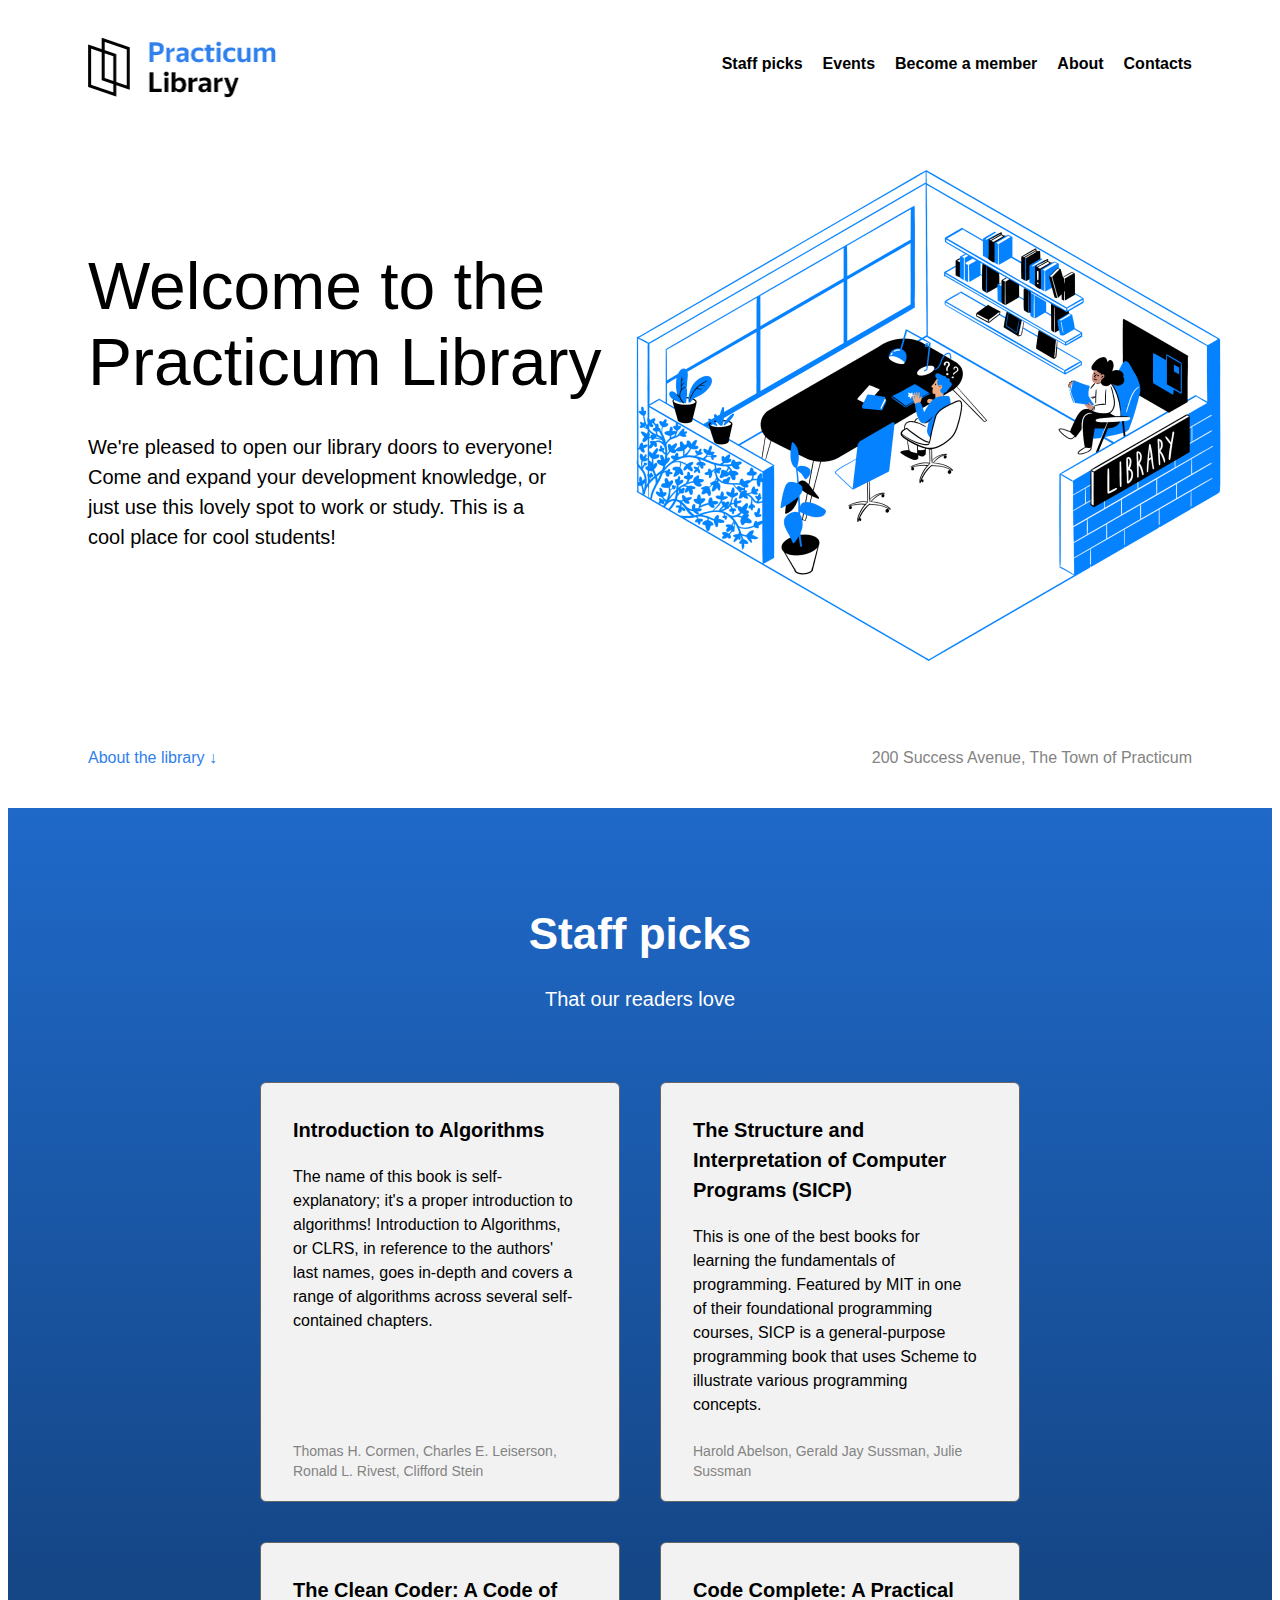
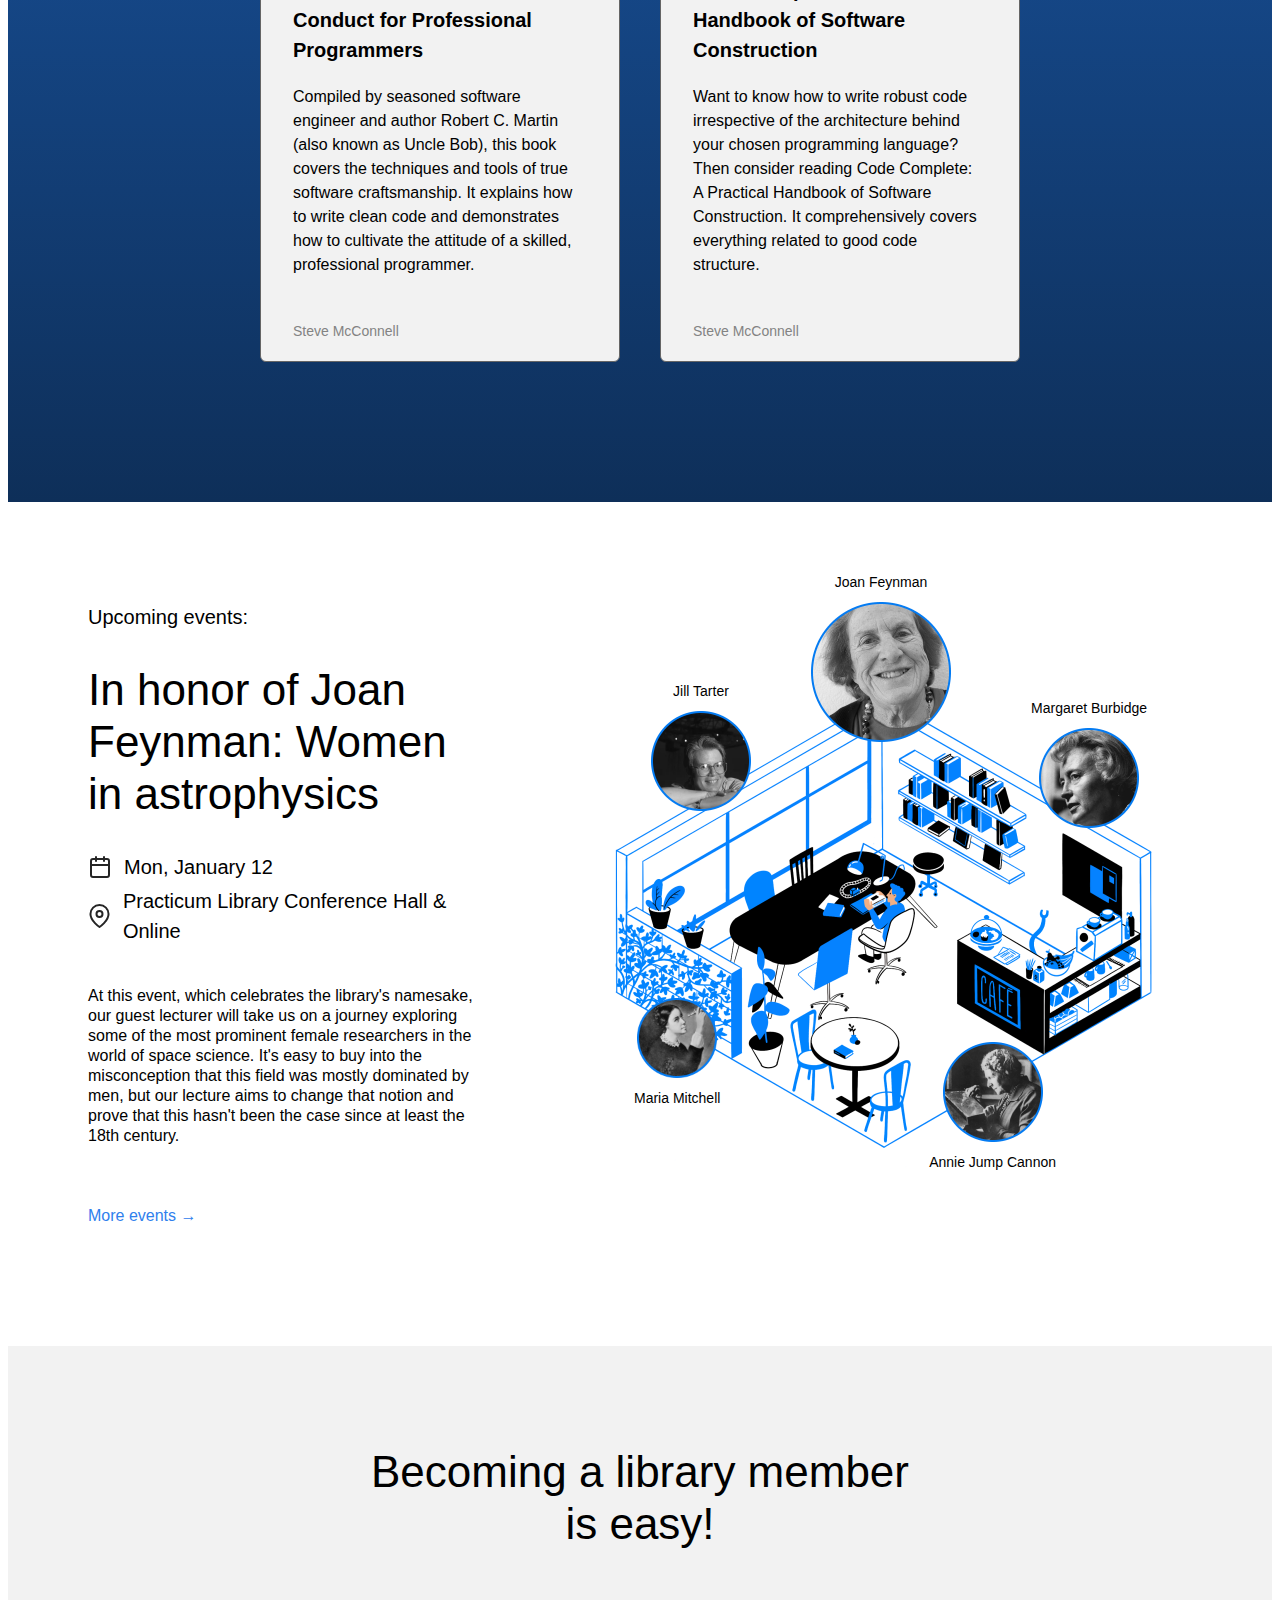
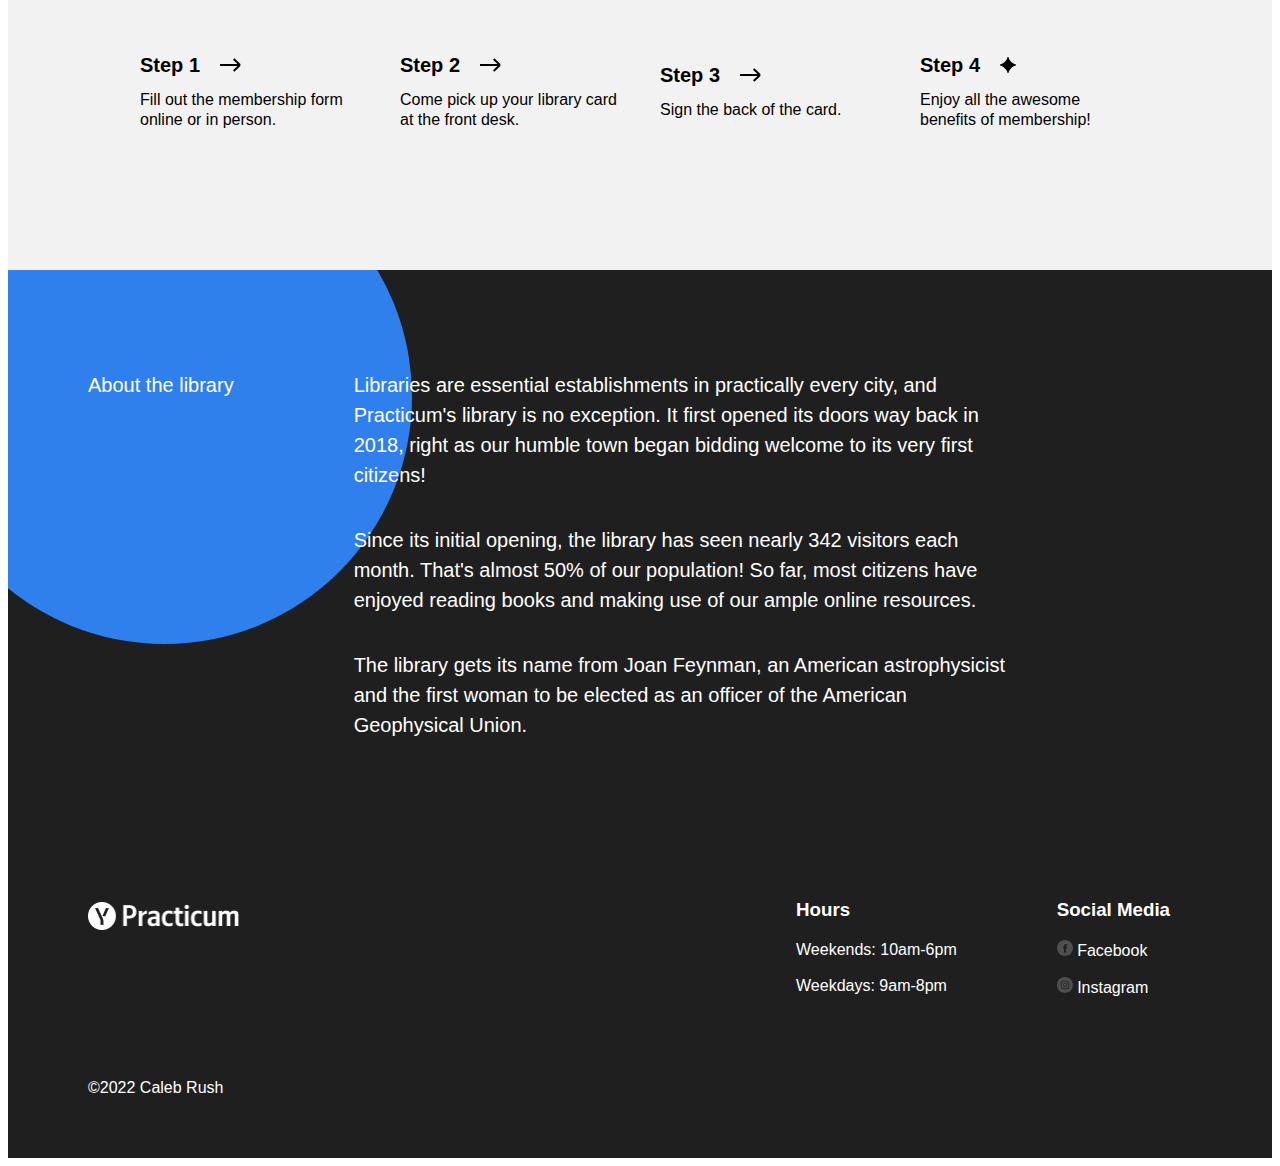
<file: index.html>
<!DOCTYPE html>
<html lang="en">
  <head>
    <meta charset="UTF-8" />
    <meta name="viewport" content="width=device-width, initial-scale=1.0" />
    <title>Practicum Library</title>
    <link rel="stylesheet" href="./styles/normalize.css" />
    <link rel="stylesheet" href="./styles/style.css" />
  </head>

  <body>
    <div class="page">
      <header class="header">
        <nav class="nav">
          <img
            src="./images/logo.png"
            alt="Practicum Library Logo"
            class="logo"
          />
          <ul class="nav__links">
            <li>
              <a class="nav__link" href="#staff">Staff picks</a>
            </li>
            <li>
              <a class="nav__link" href="#events">Events</a>
            </li>
            <li>
              <a class="nav__link" href="#membership">Become a member</a>
            </li>
            <li>
              <a class="nav__link" href="#about">About</a>
            </li>
            <li>
              <a class="nav__link" href="#footer">Contacts</a>
            </li>
          </ul>
        </nav>
        <h1 class="header__title">Welcome to the Practicum Library</h1>
        <p class="header__description">
          We're pleased to open our library doors to everyone! Come and expand
          your development knowledge, or just use this lovely spot to work or
          study. This is a cool place for cool students!
        </p>
        <img
          src="./images/inside_the_library.png"
          alt="Illustration 'Inside the library'"
          class="header__image"
        />
        <div class="header__footer">
          <a class="header__link" href="#about">About the library &darr;</a>
          <p class="header__address">
            200 Success Avenue, The Town of Practicum
          </p>
        </div>
      </header>

      <main class="content">
        <section class="staff" id="staff">
          <h2 class="staff__title">Staff picks</h2>
          <p class="staff__subtitle">That our readers love</p>
          <ul class="staff__cards">
            <li class="card">
              <div class="card__content">
                <h3 class="card__title">Introduction to Algorithms</h3>
                <p class="card__text">
                  The name of this book is self-explanatory; it's a proper
                  introduction to algorithms! Introduction to Algorithms, or
                  CLRS, in reference to the authors' last names, goes in-depth
                  and covers a range of algorithms across several self-contained
                  chapters.
                </p>
                <p class="card__footer">
                  Thomas H. Cormen, Charles E. Leiserson, Ronald L. Rivest,
                  Clifford Stein
                </p>
              </div>
            </li>

            <li class="card">
              <div class="card__content">
                <h3 class="card__title">
                  The Structure and Interpretation of Computer Programs (SICP)
                </h3>
                <p class="card__text">
                  This is one of the best books for learning the fundamentals of
                  programming. Featured by MIT in one of their foundational
                  programming courses, SICP is a general-purpose programming
                  book that uses Scheme to illustrate various programming
                  concepts.
                </p>
                <p class="card__footer">
                  Harold Abelson, Gerald Jay Sussman, Julie Sussman
                </p>
              </div>
            </li>

            <li class="card">
              <div class="card__content">
                <h3 class="card__title">
                  The Clean Coder: A Code of Conduct for Professional
                  Programmers
                </h3>
                <p class="card__text">
                  Compiled by seasoned software engineer and author Robert C.
                  Martin (also known as Uncle Bob), this book covers the
                  techniques and tools of true software craftsmanship. It
                  explains how to write clean code and demonstrates how to
                  cultivate the attitude of a skilled, professional programmer.
                </p>
                <p class="card__footer">Steve McConnell</p>
              </div>
            </li>

            <li class="card">
              <div class="card__content">
                <h3 class="card__title">
                  Code Complete: A Practical Handbook of Software Construction
                </h3>
                <p class="card__text">
                  Want to know how to write robust code irrespective of the
                  architecture behind your chosen programming language? Then
                  consider reading Code Complete: A Practical Handbook of
                  Software Construction. It comprehensively covers everything
                  related to good code structure.
                </p>
                <p class="card__footer">Steve McConnell</p>
              </div>
            </li>
          </ul>
        </section>

        <section class="events" id="events">
          <div class="events__content">
            <h3 class="events__heading">Upcoming events:</h3>
            <h2 class="events__title">
              In honor of Joan Feynman: Women in astrophysics
            </h2>
            <div class="event-info events__info-section">
              <div class="event-info__item">
                <div
                  class="event-info__icon event-info__icon_type_calendar"
                ></div>
                <p class="event-info__text">Mon, January 12</p>
              </div>
              <div class="event-info__item">
                <div class="event-info__icon event-info__icon_type_pin"></div>
                <p class="event-info__text">
                  Practicum Library Conference Hall & Online
                </p>
              </div>
            </div>
            <p class="events__description">
              At this event, which celebrates the library's namesake, our guest
              lecturer will take us on a journey exploring some of the most
              prominent female researchers in the world of space science. It's
              easy to buy into the misconception that this field was mostly
              dominated by men, but our lecture aims to change that notion and
              prove that this hasn't been the case since at least the 18th
              century.
            </p>
            <a href="#" class="events__more">More events &rarr;</a>
          </div>
          <div class="events__cover">
            <img
              class="events__image"
              src="./images/cafe.png"
              alt="Illustration 'Inside the cafe'"
            />
            <div class="person person_name_feynman">
              <p class="person__caption">Joan Feynman</p>
              <img
                class="person__image person__image_size_l"
                src="./images/person_feynman.png"
                alt="Picture of Joan Feynman"
              />
            </div>
            <div class="person person_name_burbidge">
              <p class="person__caption">Margaret Burbidge</p>
              <img
                class="person__image person__image_size_m"
                src="./images/person_burbidge.png"
                alt="Picture of Maragret Burbidge"
              />
            </div>
            <div class="person person_name_cannon">
              <img
                class="person__image person__image_size_m"
                src="./images/person_cannon.png"
                alt="Picture of Annie Jump Cannon"
              />
              <p class="person__caption">Annie Jump Cannon</p>
            </div>
            <div class="person person_name_mitchell">
              <img
                class="person__image person__image_size_s"
                src="./images/person_mitchell.png"
                alt="Picture of Maria Mitchell"
              />
              <p class="person__caption">Maria Mitchell</p>
            </div>
            <div class="person person_name_tarter">
              <p class="person__caption">Jill Tarter</p>
              <img
                class="person__image person__image_size_m"
                src="./images/person_tarter.png"
                alt="Picture of Jill Tarter"
              />
            </div>
          </div>
        </section>

        <section class="membership" id="membership">
          <h2 class="membership__title">Becoming a library member is easy!</h2>
          <ul class="membership__steps">
            <li class="step">
              <h3 class="step__title">
                Step 1
                <img
                  src="./images/icon_step_forward.svg"
                  alt="icon forward"
                  class="step__icon"
                />
              </h3>
              <p class="step__description">
                Fill out the membership form online or in person.
              </p>
            </li>
            <li class="step">
              <h3 class="step__title">
                Step 2
                <img
                  src="./images/icon_step_forward.svg"
                  alt="icon forward"
                  class="step__icon"
                />
              </h3>
              <p class="step__description">
                Come pick up your library card at the front desk.
              </p>
            </li>
            <li class="step">
              <h3 class="step__title">
                Step 3
                <img
                  src="./images/icon_step_forward.svg"
                  alt="icon forward"
                  class="step__icon"
                />
              </h3>
              <p class="step__description">Sign the back of the card.</p>
            </li>
            <li class="step">
              <h3 class="step__title">
                Step 4
                <img
                  src="./images/icon_step_finish.svg"
                  alt="icon finish"
                  class="step__icon"
                />
              </h3>
              <p class="step__description">
                Enjoy all the awesome benefits of membership!
              </p>
            </li>
          </ul>
        </section>
        <section class="about" id="about">
          <h2 class="about__title">About the library</h2>
          <div class="about__content">
            <p class="about__paragraph">
              Libraries are essential establishments in practically every city,
              and Practicum's library is no exception. It first opened its doors
              way back in 2018, right as our humble town began bidding welcome
              to its very first citizens!
            </p>
            <p class="about__paragraph">
              Since its initial opening, the library has seen nearly 342
              visitors each month. That's almost 50% of our population! So far,
              most citizens have enjoyed reading books and making use of our
              ample online resources.
            </p>
            <p class="about__paragraph">
              The library gets its name from Joan Feynman, an American
              astrophysicist and the first woman to be elected as an officer of
              the American Geophysical Union.
            </p>
          </div>
          <div class="about__circle"></div>
        </section>
      </main>
      <footer class="footer" id="footer">
        <div class="footer__columns">
          <img
            class="footer__logo"
            src="./images/logo_white.png"
            alt="Practicum Library Logo"
          />
          <div class="footer__column footer__column_content_hours">
            <h3 class="footer__column-heading">Hours</h3>
            <ul class="footer__list">
              <li class="footer__list-item">Weekends: 10am-6pm</li>
              <li class="footer__list-item">Weekdays: 9am-8pm</li>
            </ul>
          </div>
          <div class="footer__column footer__column_content_social">
            <h3 class="footer__column-heading">Social Media</h3>
            <ul class="footer__list">
              <li class="footer__list-item">
                <a class="footer__column-link" href="#">
                  <img
                    class="footer__social-icon"
                    src="./images/facebook_white.svg"
                    alt="Facebook Logo"
                  />
                  Facebook
                </a>
              </li>
              <li class="footer__list-item">
                <a class="footer__column-link" href="#">
                  <img
                    class="footer__social-icon"
                    src="./images/instagram_white.svg"
                    alt="Instagram Logo"
                  />
                  Instagram
                </a>
              </li>
            </ul>
          </div>
        </div>
        <p class="footer__copyright">&copy;2022 Caleb Rush</p>
      </footer>
    </div>
  </body>
</html>
</file>
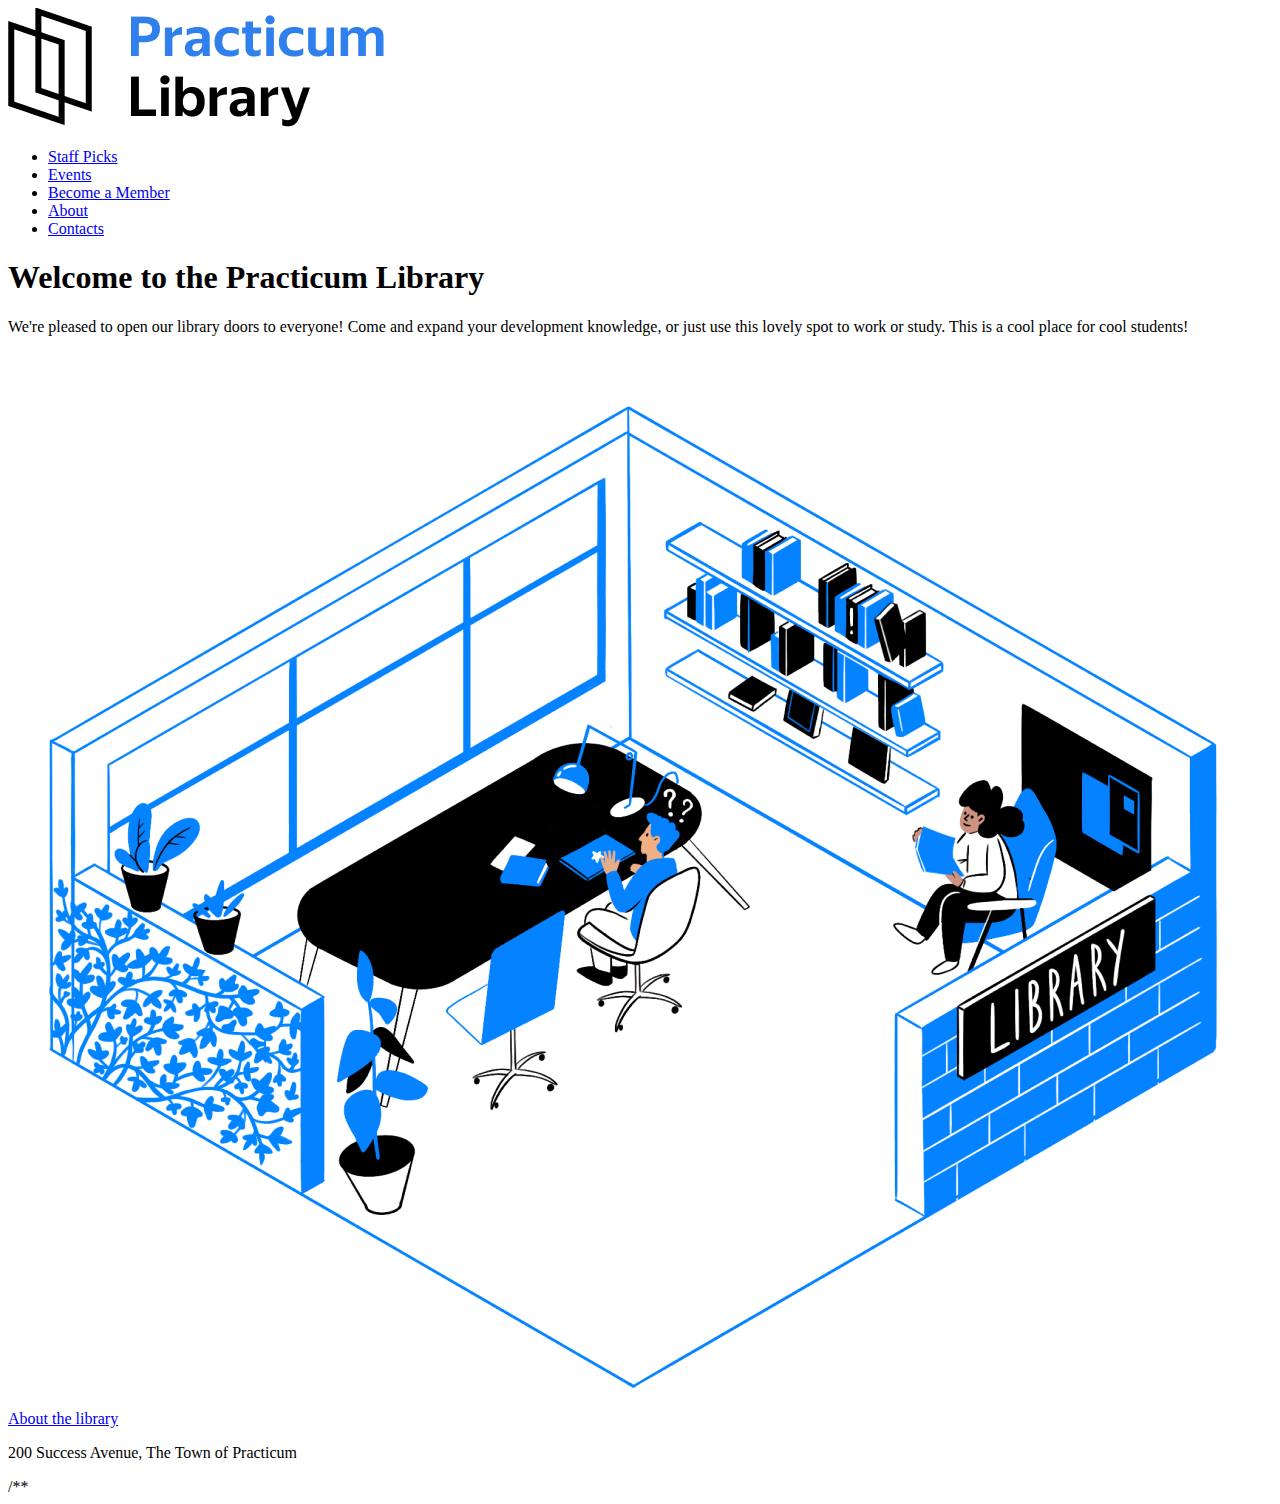
<file: index2.html>
<!DOCTYPE html>
<html lang="en">
  <head>
    <meta charset="UTF-8" />
    <meta http-equiv="X-UA-Compatible" content="IE=edge" />
    <meta name="viewport" content="width=device-width, initial-scale=1.0" />
    <title>Practicum Library</title>
  </head>

  <body>
    <div class="page">
      <header class="header">
        <nav class="nav">
          <img
            src="./images/logo.png"
            alt="Practicum Library Logo"
            class="logo"
          />
          <ul class="nav__links">
            <li><a href="#staff" class="nav__link">Staff Picks</a></li>
            <li><a href="#events" class="nav__link">Events</a></li>
            <li><a href="#membership" class="nav__link">Become a Member</a></li>
            <li><a href="#about" class="nav__link">About</a></li>
            <li><a href="#footer" class="nav__link">Contacts</a></li>
          </ul>
        </nav>
        <h1 class="header__title">Welcome to the Practicum Library</h1>
        <p class="header__description">
          We're pleased to open our library doors to everyone! Come and expand
          your development knowledge, or just use this lovely spot to work or
          study. This is a cool place for cool students!
        </p>
        <img
          src="./images/inside_the_library.png"
          alt="Illustration 'Inside the Library"
          class="header__image"
        />
        <div class="header__footer">
          <a href="#about" class="header__link">About the library</a>
          <p class="header__address">
            200 Success Avenue, The Town of Practicum
          </p>
        </div>
      </header>
    </div>
    /**
  </body>
</html>
</file>
<file: styles/style.css>
.page {
  min-width: 1100px;
  max-width: 1600px;
  margin: 0 auto;
  font-family: "Helvetica Neue", Arial, sans-serif;
  font-size: 16px;
  line-height: 20px;
}

.header {
  height: 100vh;
  min-height: 720px;
  max-height: 800px;
  padding-top: 30px;
  padding-left: 80px;
  padding-right: 80px;
  position: relative;
  box-sizing: border-box;
}

.nav {
  display: flex;
  justify-content: space-between;
  align-items: center;
}

.logo {
  width: 196px;
  height: 60px;
}

.nav__links {
  list-style: none;
  padding-left: 0;
  margin-top: 8px;
  display: flex;
  align-items: center;
  column-gap: 20px;
}

.nav__link {
  color: #000000;
  text-decoration: none;
  font-weight: bold;
}

.nav__link:hover {
  color: #1f69c9;
}

.header__title {
  font-size: 66px;
  line-height: 76px;
  font-weight: 500;
  margin: 150px 0 0;
  max-width: 544px;
}

.header__description {
  font-size: 20px;
  line-height: 30px;
  margin: 32px 0 0;
  max-width: 465px;
}

.header__image {
  /* Write styles here */
  z-index: 1;
  max-width: 636px;
  position: absolute;
  top: 135px;
  right: 20px;
}

.header__footer {
  position: absolute;
  left: 0;
  bottom: 40px;
  width: 100%;
  display: flex;
  align-items: center;
  padding: 40px 80px 0;
  justify-content: space-between;
  box-sizing: border-box;
}

.header__link {
  color: #2f80ed;
  text-decoration: none;
}

.header__link:hover {
  color: #1f69c9;
}

.header__address {
  margin: 0;
  color: #838383;
}

.staff {
  padding-top: 100px;
  padding-bottom: 140px;
  background-image: linear-gradient(#1f69c9, #0e2f59);
  background-color: #0e2f59;
}

.staff__title {
  text-align: center;
  font-size: 44px;
  line-height: 52px;
  margin: 0 0 24px;
  color: #fff;
}

.staff__subtitle {
  text-align: center;
  font-size: 20px;
  line-height: 30px;
  font-weight: 400;
  margin: 24px 0 0;
  color: #fff;
}

.staff__cards {
  max-width: 760px;
  margin: 68px auto 0 auto;
  display: flex;
  flex-wrap: wrap;
  justify-content: space-between;
  row-gap: 40px;
  list-style: none;
  padding: 0;
}

.card {
  background-color: #f2f2f2;
  border: 1px solid #666;
  border-radius: 6px;
  padding: 32px 40px 20px 32px;
  box-sizing: border-box;
  width: 360px;
  height: 420px;
}

.card__content {
  width: 100%;
  height: 100%;
  display: flex;
  flex-direction: column;
}

.card__title {
  font-size: 20px;
  line-height: 30px;
  font-weight: 700;
  margin: 0;
}

.card__text {
  margin: 20px 0 0;
  font-size: 16px;
  line-height: 24px;
}

.card__footer {
  margin: 0;
  font-size: 14px;
  line-height: 20px;
  color: #838383;
  margin-top: auto;
}

.events {
  padding: 100px 0 120px 80px;
  display: flex;
  align-items: start;
  justify-content: space-between;
  box-sizing: border-box;
}

.events__content {
  flex-basis: 580px;
}

.events__heading {
  font-size: 20px;
  font-weight: 500;
  line-height: 30px;
  margin: 0;
}

.events__title {
  font-size: 44px;
  font-weight: 500;
  line-height: 52px;
  margin: 32px 0;
}

.events__info-section {
  margin-top: 32px;
}

.event-info__item {
  display: flex;
  align-items: center;
  margin-bottom: 4px;
  font-weight: 500;
}

.event-info__icon {
  background-repeat: no-repeat;
  background-position: center;
  margin-right: 12px;
  width: 24px;
  height: 24px;
}

.event-info__icon_type_calendar {
  background-image: url(../images/icon_calendar.svg);
}

.event-info__icon_type_pin {
  background-image: url(../images/icon_pin.svg);
}

.event-info__text {
  font-size: 20px;
  font-weight: 500;
  line-height: 30px;
  margin: 0;
}

.events__description {
  margin: 40px 0 60px;
}

.events__more {
  margin-top: 60px;
  color: #2f80ed;
  text-decoration: none;
}

.events__more:hover {
  color: #1f69c9;
}

.events__cover {
  flex-grow: 1;
  flex-shrink: 0;
  flex-basis: 780px;
  max-width: 780px;
  position: relative;
}

.events__image {
  max-width: 100%;
}

.person {
  position: absolute;
  display: flex;
  align-items: center;
  flex-direction: column;
  gap: 10px;
}

.person_name_feynman {
  top: -30px;
  left: 319px;
}

.person_name_burbidge {
  top: 96px;
  right: 125px;
}

.person_name_cannon {
  bottom: 18px;
  right: 216px;
}

.person_name_mitchell {
  bottom: 82px;
  left: 142px;
}

.person_name_tarter {
  top: 79px;
  left: 159px;
}

.person__image {
  max-width: 100%;
}

.person__image_size_l {
  width: 140px;
}

.person__image_size_m {
  width: 100px;
}

.person__image_size_s {
  width: 80px;
}

.person__caption {
  text-align: center;
  font-size: 14px;
  margin: 0;
}

.membership {
  padding-top: 100px;
  padding-bottom: 140px;
  background-color: #f2f2f2;
}

.membership__title {
  max-width: 574px;
  margin: 0 auto;
  text-align: center;
  font-size: 44px;
  font-weight: 500;
  line-height: 52px;
}

.membership__steps {
  list-style-type: none;
  padding: 0;
  margin: 100px 0 0;
  display: flex;
  column-gap: 40px;
  justify-content: center;
  align-items: center;
}

.step {
  flex-basis: 220px;
}

.step__title {
  margin: 0;
  font-size: 20px;
  line-height: 30px;
  font-weight: 700;
  display: flex;
  align-items: center;
}

.step__icon {
  margin-left: 20px;
}

.step__description {
  margin: 10px 0 0;
}

.about {
  padding: 100px 80px;
  background-color: #1f1f1f;
  color: #fff;
  overflow: hidden;
  position: relative;
  box-sizing: border-box;
  display: flex;
  column-gap: 120px;
}

.about__title {
  margin: 0;
  font-size: 20px;
  line-height: 30px;
  font-weight: 500;
  z-index: 1;
  max-width: 154px;
}

.about__content {
  font-size: 20px;
  line-height: 30px;
  font-weight: 400;
  max-width: 660px;
  z-index: 2;
  margin: 0;
}

.about__paragraph {
  margin: 0 0 35px 0;
}

.about__paragraph:nth-of-type(3) {
  margin-bottom: 0;
}

.about__circle {
  background-color: #2f80ed;
  width: 495px;
  height: 495px;
  border-radius: 50%;
  position: absolute;
  top: -121px;
  left: -91px;
  z-index: 0;
}

.footer {
  box-sizing: border-box;
  background-color: #1f1f1f;
  color: #fff;
  padding: 60px 102px 60px 80px;
  min-height: 224px;
}

.footer__columns {
  display: flex;
}

.footer__column_content_hours {
  list-style: none;
  margin-right: 100px;
}

.footer__column_content_social {
  list-style: none;
}

.footer__logo {
  margin-right: auto;
  height: 32px;
  width: 152px;
}

.footer__list {
  list-style-type: none;
  padding: 0;
  margin: 0;
}

.footer__list-item:nth-of-type(1) {
  margin-bottom: 16px;
}

.footer__column-heading {
  margin: 0 0 20px;
}

.footer__column-link {
  color: white;
  font-size: 16px;
  line-height: 20px;
  text-decoration: none;
}

.footer__column-link:hover {
  color: #c1c1c1;
}

.footer__social-icon {
  display: inline;
  height: 16px;
  width: 16px;
}

.footer__copyright {
  margin-top: 80px;
  margin-bottom: 0px;
}
</file>
